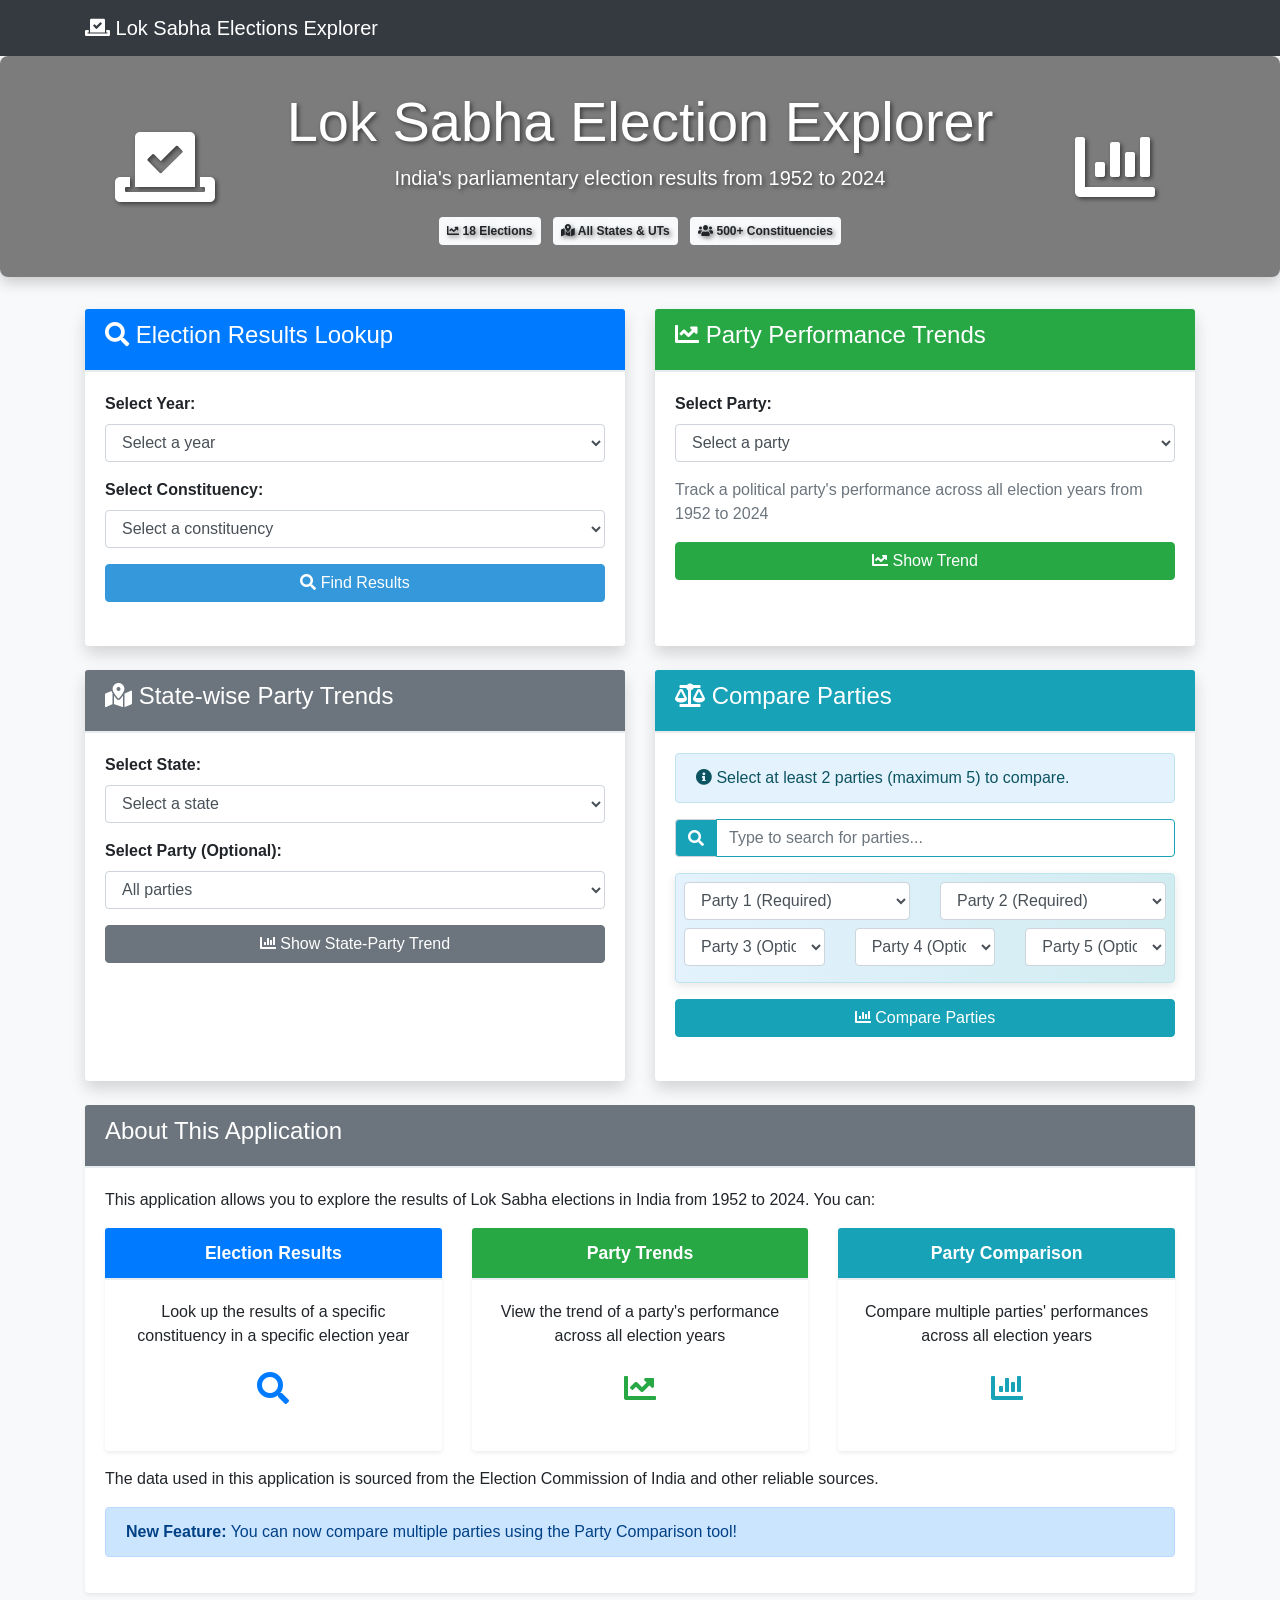
<file: frontend/index.html>
<!DOCTYPE html>
<html lang="en">
<head>
    <meta charset="UTF-8">
    <meta name="viewport" content="width=device-width, initial-scale=1.0">
    <title>Lok Sabha Election Explorer</title>
    <link rel="stylesheet" href="https://cdn.jsdelivr.net/npm/bootstrap@4.6.0/dist/css/bootstrap.min.css">
    <link rel="stylesheet" href="https://cdnjs.cloudflare.com/ajax/libs/font-awesome/5.15.3/css/all.min.css">
    <link rel="stylesheet" href="assets/css/style.css">
</head>
<body>
    <nav class="navbar navbar-dark bg-dark">
        <div class="container">
            <a class="navbar-brand" href="index.html">
                <i class="fas fa-vote-yea"></i> Lok Sabha Elections Explorer
            </a>
        </div>
    </nav>

    <div class="jumbotron jumbotron-fluid home-header">
        <div class="container text-white text-center">
            <div class="row">
                <div class="col-md-2 d-none d-md-flex align-items-center justify-content-center">
                    <i class="fas fa-vote-yea fa-5x"></i>
                </div>
                <div class="col-md-8">
                    <h1 class="display-4">Lok Sabha Election Explorer</h1>
                    <p class="lead">India's parliamentary election results from 1952 to 2024</p>
                    <div class="mt-4">
                        <span class="badge badge-light p-2 mr-2"><i class="fas fa-chart-line"></i> 18 Elections</span>
                        <span class="badge badge-light p-2 mr-2"><i class="fas fa-map-marked-alt"></i> All States & UTs</span>
                        <span class="badge badge-light p-2"><i class="fas fa-users"></i> 500+ Constituencies</span>
                    </div>
                </div>
                <div class="col-md-2 d-none d-md-flex align-items-center justify-content-center">
                    <i class="fas fa-chart-bar fa-5x"></i>
                </div>
            </div>
        </div>
    </div>

    <div class="container mt-4">
        <!-- First row with 2 equal columns -->
        <div class="row mb-4">
            <!-- First column - Election Results Lookup -->
            <div class="col-md-6">
                <div class="card h-100 shadow">
                    <div class="card-header bg-primary text-white">
                        <h4><i class="fas fa-search"></i> Election Results Lookup</h4>
                    </div>
                    <div class="card-body">
                        <form id="resultForm">
                            <div class="form-group">
                                <label for="year"><strong>Select Year:</strong></label>
                                <select class="form-control" id="year" required>
                                    <option value="">Select a year</option>
                                </select>
                            </div>
                            <div class="form-group">
                                <label for="constituency"><strong>Select Constituency:</strong></label>
                                <select class="form-control" id="constituency" required>
                                    <option value="">Select a constituency</option>
                                </select>
                            </div>
                            <button type="submit" class="btn btn-primary btn-block">
                                <i class="fas fa-search"></i> Find Results
                            </button>
                        </form>
                    </div>
                </div>
            </div>

            <!-- Second column - Party Performance Trends -->
            <div class="col-md-6">
                <div class="card h-100 shadow">
                    <div class="card-header bg-success text-white">
                        <h4><i class="fas fa-chart-line"></i> Party Performance Trends</h4>
                    </div>
                    <div class="card-body">
                        <form id="trendForm">
                            <div class="form-group">
                                <label for="party"><strong>Select Party:</strong></label>
                                <select class="form-control" id="party" required>
                                    <option value="">Select a party</option>
                                </select>
                            </div>
                            <div class="form-group">
                                <p class="text-muted">Track a political party's performance across all election years from 1952 to 2024</p>
                            </div>
                            <button type="submit" class="btn btn-success btn-block">
                                <i class="fas fa-chart-line"></i> Show Trend
                            </button>
                        </form>
                    </div>
                </div>
            </div>
        </div>

        <!-- Second row with 2 equal columns -->
        <div class="row mb-4">
            <!-- First column - State-wise Party Trends -->
            <div class="col-md-6">
                <div class="card h-100 shadow">
                    <div class="card-header bg-secondary text-white">
                        <h4><i class="fas fa-map-marked-alt"></i> State-wise Party Trends</h4>
                    </div>
                    <div class="card-body">
                        <form id="statePartyTrendForm">
                            <div class="form-group">
                                <label for="stateTrend"><strong>Select State:</strong></label>
                                <select class="form-control" id="stateTrend" required>
                                    <option value="">Select a state</option>
                                </select>
                            </div>
                            <div class="form-group">
                                <label for="partyTrend"><strong>Select Party (Optional):</strong></label>
                                <select class="form-control" id="partyTrend">
                                    <option value="">All parties</option>
                                </select>
                            </div>
                            <button type="submit" class="btn btn-secondary btn-block">
                                <i class="fas fa-chart-bar"></i> Show State-Party Trend
                            </button>
                        </form>
                    </div>
                </div>
            </div>

            <!-- Second column - Compare Parties -->
            <div class="col-md-6">
                <div class="card h-100 shadow">
                    <div class="card-header bg-info text-white">
                        <h4><i class="fas fa-balance-scale"></i> Compare Parties</h4>
                    </div>
                    <div class="card-body">
                        <form id="compareForm">
                            <div class="form-group">
                                <div class="alert alert-info">
                                    <i class="fas fa-info-circle"></i> Select at least 2 parties (maximum 5) to compare.
                                </div>

                                <div class="input-group mb-3">
                                    <div class="input-group-prepend">
                                        <span class="input-group-text bg-info text-white"><i class="fas fa-search"></i></span>
                                    </div>
                                    <input type="text" class="form-control" id="partySearch" placeholder="Type to search for parties...">
                                </div>

                                <div class="party-selection-container p-2 rounded mb-3" style="background: linear-gradient(to right, #e3f2fd, #d1ecf1); border: 1px solid #bee5eb;">
                                    <div class="row">
                                        <div class="col-md-6 mb-2">
                                            <select class="form-control" id="party1" required>
                                                <option value="">Party 1 (Required)</option>
                                            </select>
                                        </div>
                                        <div class="col-md-6 mb-2">
                                            <select class="form-control" id="party2" required>
                                                <option value="">Party 2 (Required)</option>
                                            </select>
                                        </div>
                                        <div class="col-md-4 mb-2">
                                            <select class="form-control" id="party3">
                                                <option value="">Party 3 (Optional)</option>
                                            </select>
                                        </div>
                                        <div class="col-md-4 mb-2">
                                            <select class="form-control" id="party4">
                                                <option value="">Party 4 (Optional)</option>
                                            </select>
                                        </div>
                                        <div class="col-md-4 mb-2">
                                            <select class="form-control" id="party5">
                                                <option value="">Party 5 (Optional)</option>
                                            </select>
                                        </div>
                                    </div>
                                </div>
                            </div>
                            <button type="submit" class="btn btn-info btn-block">
                                <i class="fas fa-chart-bar"></i> Compare Parties
                            </button>
                        </form>
                    </div>
                </div>
            </div>
        </div>

        <div class="row">
            <div class="col-md-12">
                <div class="card mb-4">
                    <div class="card-header bg-secondary text-white">
                        <h4>About This Application</h4>
                    </div>
                    <div class="card-body">
                        <p>This application allows you to explore the results of Lok Sabha elections in India from 1952 to 2024. You can:</p>
                        <div class="row mt-3 mb-3">
                            <div class="col-md-4">
                                <div class="card h-100 text-center">
                                    <div class="card-header bg-primary text-white">
                                        Election Results
                                    </div>
                                    <div class="card-body">
                                        <p>Look up the results of a specific constituency in a specific election year</p>
                                        <i class="fas fa-search fa-2x mt-2 text-primary"></i>
                                    </div>
                                </div>
                            </div>
                            <div class="col-md-4">
                                <div class="card h-100 text-center">
                                    <div class="card-header bg-success text-white">
                                        Party Trends
                                    </div>
                                    <div class="card-body">
                                        <p>View the trend of a party's performance across all election years</p>
                                        <i class="fas fa-chart-line fa-2x mt-2 text-success"></i>
                                    </div>
                                </div>
                            </div>
                            <div class="col-md-4">
                                <div class="card h-100 text-center">
                                    <div class="card-header bg-info text-white">
                                        Party Comparison
                                    </div>
                                    <div class="card-body">
                                        <p>Compare multiple parties' performances across all election years</p>
                                        <i class="fas fa-chart-bar fa-2x mt-2 text-info"></i>
                                    </div>
                                </div>
                            </div>
                        </div>
                        <p class="mt-3">The data used in this application is sourced from the Election Commission of India and other reliable sources.</p>
                        <div class="alert alert-primary mt-3">
                            <strong>New Feature:</strong> You can now compare multiple parties using the Party Comparison tool!
                        </div>
                    </div>
                </div>
            </div>
        </div>
    </div>

    <script src="https://code.jquery.com/jquery-3.6.0.min.js"></script>
    <script src="https://cdn.jsdelivr.net/npm/bootstrap@4.6.0/dist/js/bootstrap.bundle.min.js"></script>
    <script src="assets/js/config.js"></script>
    <script src="assets/js/script.js"></script>
</body>
</html>
</file>
<file: frontend/assets/css/style.css>
/* Custom styles for Lok Sabha Election Explorer */

body {
    background-color: #f8f9fa;
}

.jumbotron {
    background: linear-gradient(rgba(0, 0, 0, 0.5), rgba(0, 0, 0, 0.5)), url('https://www.jagranimages.com/images/newimg/11052023/11_05_2023-election_day_india_23375965.jpg');
    background-size: cover;
    background-position: center;
    color: white;
    border-radius: 0.5rem;
    padding: 2rem;
    text-shadow: 2px 2px 4px rgba(0, 0, 0, 0.5);
    box-shadow: 0 5px 15px rgba(0, 0, 0, 0.2);
}

.card {
    border: none;
    box-shadow: 0 0.125rem 0.25rem rgba(0, 0, 0, 0.075);
    transition: box-shadow 0.3s ease;
}

.card:hover {
    box-shadow: 0 0.5rem 1rem rgba(0, 0, 0, 0.15);
}

.card-header {
    background-color: #f1f8ff;
    border-bottom: 2px solid #e9ecef;
    font-weight: bold;
}

.btn-primary {
    background-color: #3498db;
    border-color: #3498db;
}

.btn-primary:hover {
    background-color: #2980b9;
    border-color: #2980b9;
}

.btn-info {
    background-color: #17a2b8;
    border-color: #17a2b8;
}

.btn-info:hover {
    background-color: #138496;
    border-color: #117a8b;
}

.result-card {
    margin-top: 20px;
}

.winner {
    background-color: #d4edda;
    border-color: #c3e6cb;
}

.runner-up {
    background-color: #fff3cd;
    border-color: #ffeeba;
}

.table-hover tbody tr:hover {
    background-color: #f1f8ff;
}

.table th {
    background-color: #f8f9fa;
}

/* Styles for the result and trend pages */
.result-container, .trend-container {
    padding: 20px;
    background-color: white;
    border-radius: 5px;
    box-shadow: 0 0.125rem 0.25rem rgba(0, 0, 0, 0.075);
    margin-top: 20px;
}

/* Party comparison styles */
.form-check-input.party-checkbox:checked + .form-check-label {
    color: #17a2b8;
    font-weight: bold;
}

.form-check {
    padding: 5px 10px;
    border-radius: 4px;
    margin-bottom: 5px;
    transition: background-color 0.2s;
}

.form-check:hover {
    background-color: #f8f9fa;
}

.alert-info {
    background-color: #e3f2fd;
    border-color: #bee5eb;
    color: #0c5460;
}

.bg-info {
    background-color: #17a2b8 !important;
}

/* Make layouts more symmetric */
.card-header {
    padding: 0.75rem 1.25rem;
    font-size: 1.1rem;
}

.card {
    margin-bottom: 1.5rem;
}

/* Search styling */
#partySearch {
    border-color: #17a2b8;
    box-shadow: none;
}

#partySearch:focus {
    border-color: #17a2b8;
    box-shadow: 0 0 0 0.2rem rgba(23, 162, 184, 0.25);
}

/* Party comparison horizontal layout */
.party-selection-container {
    box-shadow: 0 3px 10px rgba(0, 0, 0, 0.1);
    transition: all 0.3s ease;
}

.party-selection-container:hover {
    box-shadow: 0 5px 15px rgba(0, 0, 0, 0.15);
}

.party-select-box {
    min-width: 150px;
    transition: transform 0.2s ease;
}

.party-select-box:hover {
    transform: translateY(-3px);
}

.party-select-box .card {
    margin-bottom: 0;
    border: none;
    box-shadow: 0 2px 5px rgba(0, 0, 0, 0.1);
}

.party-select-box .card-header {
    padding: 0.5rem;
    text-align: center;
    font-weight: bold;
}

.party-select-box .card-body {
    padding: 0.75rem;
}

.party-select-box select {
    border: 1px solid #ced4da;
    transition: border-color 0.15s ease-in-out, box-shadow 0.15s ease-in-out;
}

.party-select-box select:focus {
    box-shadow: 0 0 0 0.2rem rgba(0, 123, 255, 0.25);
}

/* Color variations for party boxes */
.bg-warning {
    background-color: #ffc107 !important;
}

.bg-secondary {
    background-color: #6c757d !important;
}

/* Text color for all headers */
.card-header.bg-primary,
.card-header.bg-success,
.card-header.bg-info,
.card-header.bg-warning,
.card-header.bg-secondary {
    color: white !important;
}

.trend-graph {
    min-height: 400px;
    margin: 20px 0;
}

.back-button {
    margin: 20px 0;
}

@media (max-width: 768px) {
    .jumbotron {
        padding: 1rem;
    }
    
    h1.display-4 {
        font-size: 2.5rem;
    }
}
</file>
